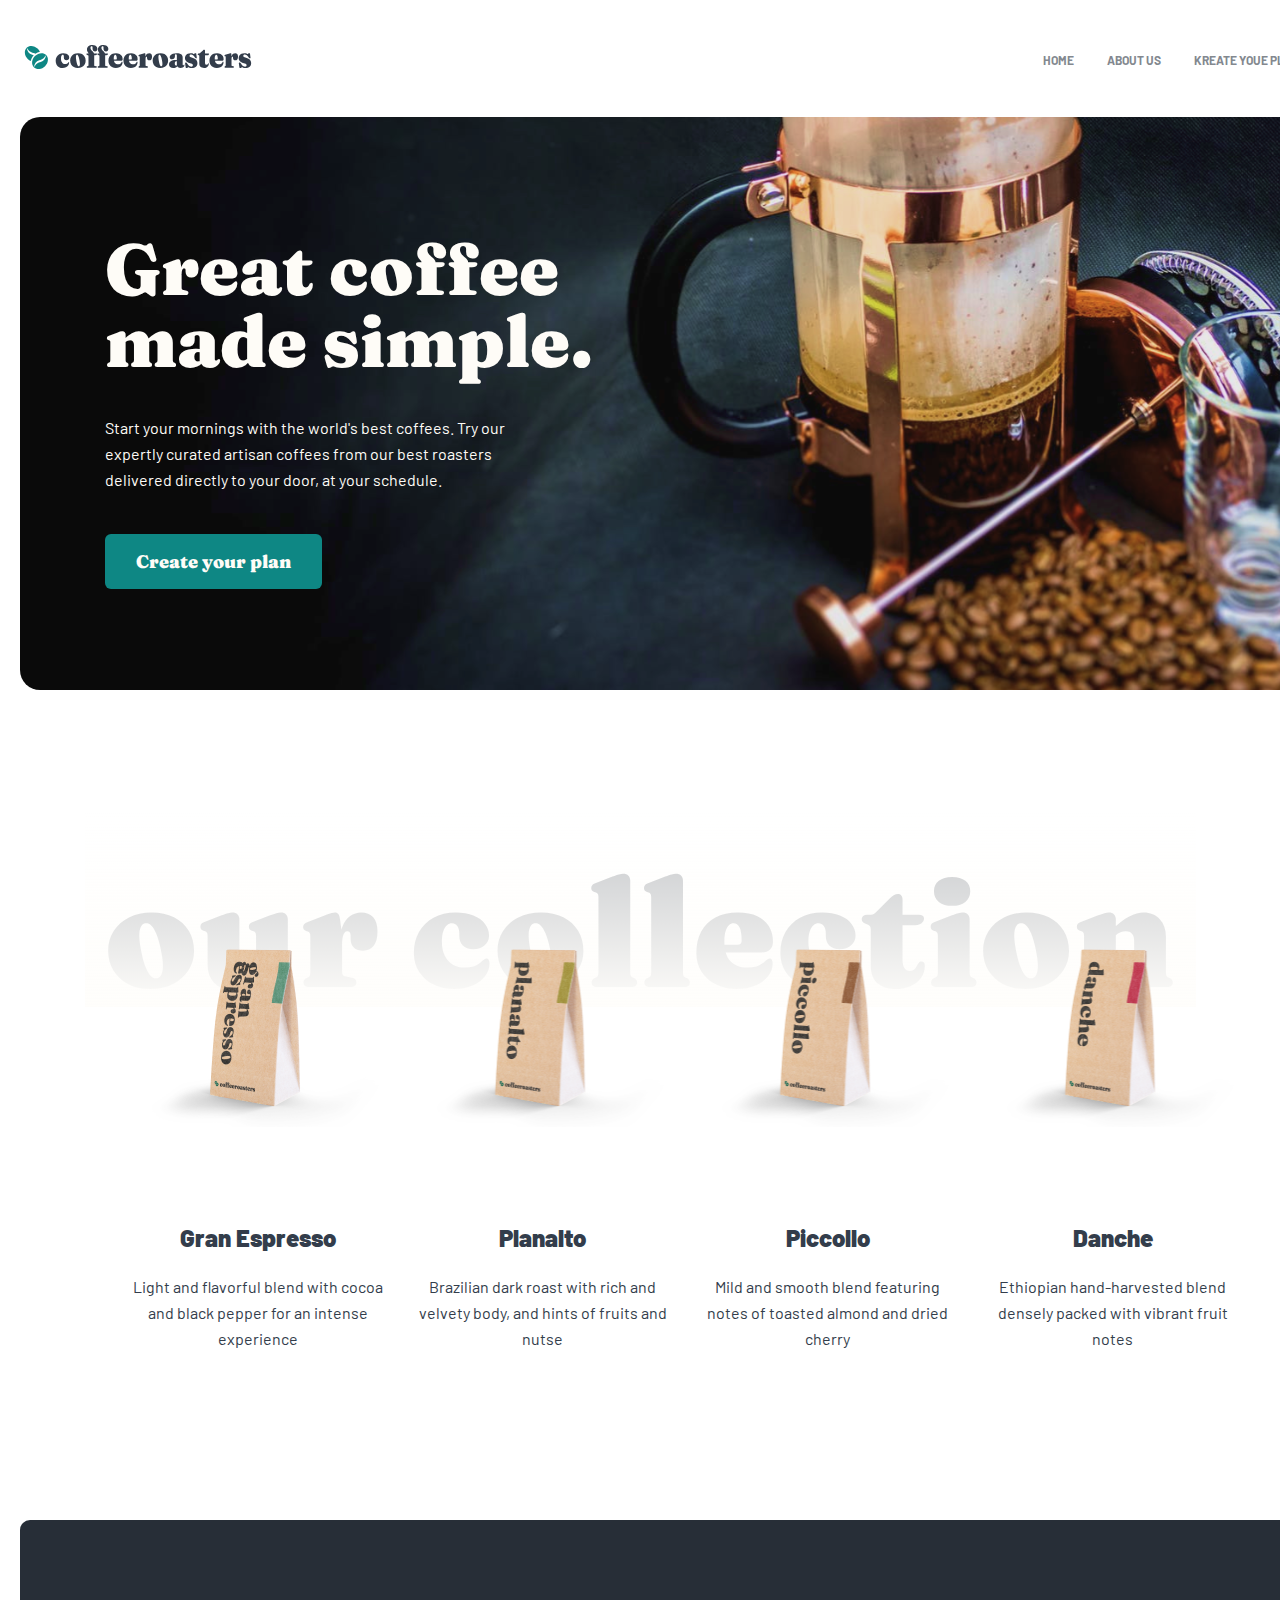
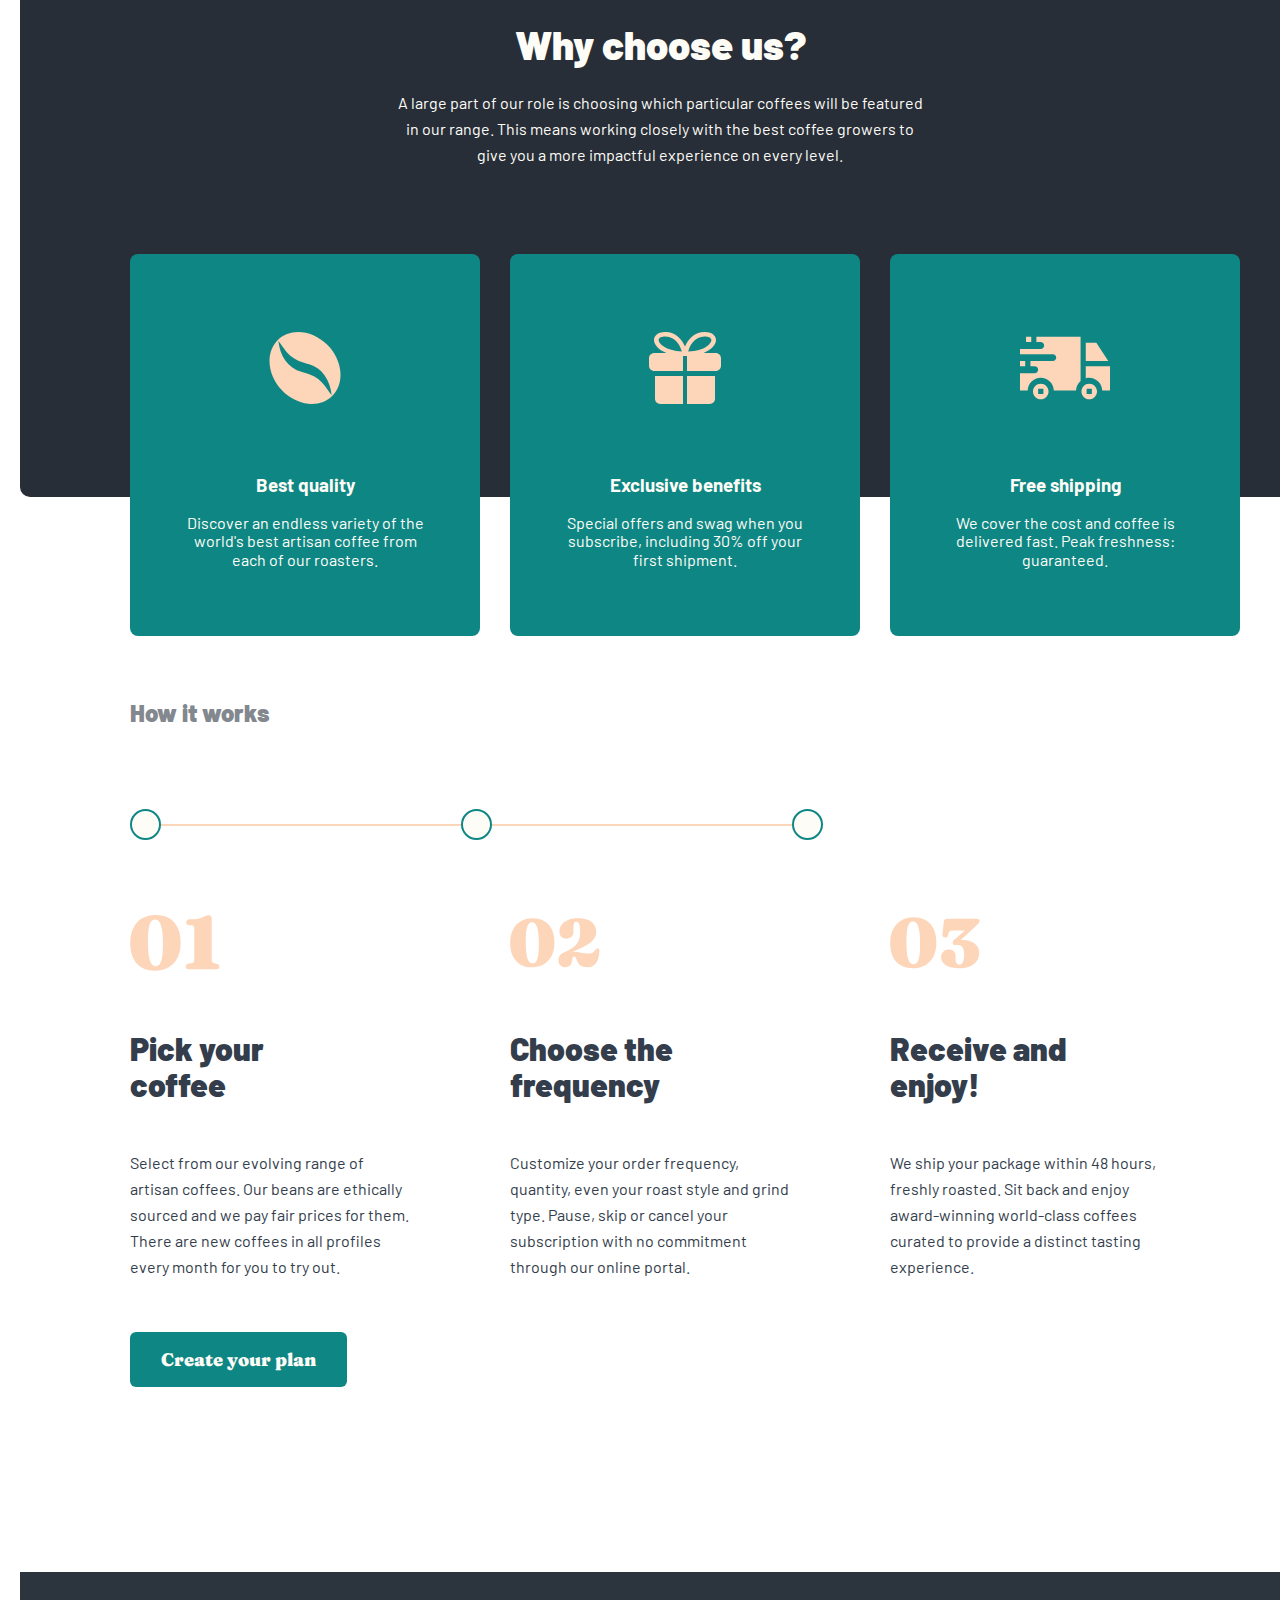
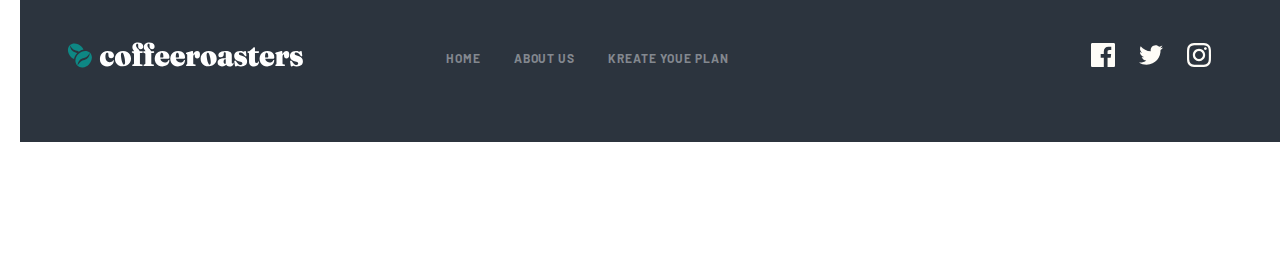
<file: index.html>
<!DOCTYPE html>
<html lang="en">
<head>
  <meta charset="UTF-8">
  <meta http-equiv="X-UA-Compatible" content="IE=edge">
  <meta name="viewport" content="width=device-width, initial-scale=1.0">
  <link rel="stylesheet" href="./css/main.css">
  <link rel="stylesheet" href="./css/normalize.css">
  <link rel="stylesheet" href="./css/main.min.css">
  <title>coffeeroaster</title>
</head>
<body>

  <!-- =======================HEADER===================== -->

  <header>
    <section>
      <div class="container">
        <h1 class="visually-hidden">coffeeroaster</h1>
        <div class="intro">
          <a class="intro__link" href="./index.html" target="blank"><img     class="intro__img" src="./images/logo.svg" width="236" height="26" alt="coffeeroaster-logo img have"></a>
          <nav class="menu">
            <ol class="menu__item">
              <li class="menu__list"> <a class="menu__link" href="./index.html" target="blank">HOME</a> </li>
              <li class="menu__list"> <a class="menu__link" href="./index-2.html" target="blank">ABOUT US</a>  </li>
              <li class="menu__list">  <a class="menu__link" href="#" target="blank">KREATE YOUE PLAN</a></li>
            </ol>
          </nav>
        </div>
      </div>
    </section>
  </header>


  <!-- ==========================MAIN===================== -->

  <main>
    <section>
      <div class="container">
        <div class="main">
          <h2 class="main__titl"><a class="main__great" href="#" target="blank">Great coffee made simple.</a>
          </h2>
          <p class="main__text">Start your mornings with the world's best coffees. Try our expertly curated artisan coffees from our best roasters delivered directly to your door, at your schedule.</p>
          <a class="main__link" href="#" target="blank">Create your plan</a>
        </div>
      </div>
    </section>

    <!-- ========================section========================= -->

    <section class="type__section">
      <div class="container">
        <div class="type">
          <ol class="type__item">
            <li class="type__list">
              <img class="type__img" src="./images/kopi-41copy.png" alt="There is a picture of the types of coffee boxes. The name of the coffee is Gran Espresso" width="255" height="193">
              <h2 class="type__titl"><a class="type__gran" href="#" target="blank">Gran Espresso</a></h2>
              <p class="type__text">Light and flavorful blend with cocoa and black pepper for an intense experience</p>
            </li>
            <li class="type__list">
              <img class="type__img" src="./images/kopi-12.png" alt="There is a picture of the types of coffee boxes. The name of the coffee is Planalto" width="255" height="193">
              <h2 class="type__titl"><a class="type__gran" href="#" target="blank">Planalto</a></h2>
              <p class="type__text">Brazilian dark roast with rich and velvety body, and hints of fruits and nutse</p>
            </li>
            <li class="type__list">
              <img class="type__img" src="./images/kopi-13.png" alt="There is a picture of the types of coffee boxes. The name of the coffee is Piccollo" width="255" height="193">
              <h2 class="type__titl"><a class="type__gran" href="#" target="blank">Piccollo</a></h2>
              <p class="type__text">Mild and smooth blend featuring notes of toasted almond and dried cherry</p>
            </li>
            <li class="type__list">
              <img class="type__img" src="./images/kopi-14.png" alt="There is a picture of the types of coffee boxes. The name of the coffee is Danche" width="255" height="193">
              <h2 class="type__titl"><a class="type__gran" href="#" target="blank">Danche</a></h2>
              <p class="type__text">Ethiopian hand-harvested blend densely packed with vibrant fruit notes</p>
            </li>
          </ol>
        </div>
      </div>
    </section>

    <!-- =============================section=========================== -->

    <section class="middil-section">
      <div class="container">
        <div class="middili">
          <div class="middili__box">
            <h2 class="middil__titl"><a class="middil__choose" href="#" target="blank">Why choose us?</a></h2>
            <p class="middil__text">A large part of our role is choosing which particular    coffees will be featured
              in our range. This means working closely with the best coffee growers to give
              you a more impactful experience on every level.</p>
              <ol class="type__item--size">
                <li class="type__list--size">
                  <img class="type__img--location" src="./images/Shape-2-.svg" alt="There is a picture of a coffee bean" width="72" height="72">
                  <h3 class="type__titl--color"><a class="type__link" href="#" target="blank">Best quality</a></h3>
                  <p class="type__text--color">Discover an endless variety of the world's best artisan coffee from each of our roasters.</p>
                </li>
                <li class="type__list--size">
                  <img class="type__img--location" src="./images/CombinedShape-(2).svg" alt="There are exclusive discounts gift pictures" width="72" height="72">
                  <h3 class="type__titl--color"><a class="type__link" href="#" target="blank">Exclusive benefits</a></h3>
                  <p class="type__text--color">Special offers and swag when you subscribe, including 30% off your first shipment.</p>
                </li>
                <li class="type__list--size">
                  <img class="type__img--location" src="./images/CombinedShape-(3).svg" alt="Yetkazib berish bepul degan manoda mashina rasmi qo'yilgan" width="72" height="72">
                  <h3 class="type__titl--color"><a class="type__link" href="#" target="blank">Free shipping </a></h3>
                  <p class="type__text--color">We cover the cost and coffee is delivered fast. Peak freshness: guaranteed.</p>
                </li>
              </ol>
            </div>
          </div>
        </div>
      </section>

      <!-- =========================section===================== -->

      <section class="services__section">
        <div class="container">
          <div class="services">
            <h2 class="sevices__works"><a class="services__how" href="#" target="blank">How it works</a></h2>
            <div class="sevices__box">
              <span class="services__circle"></span>
              <span class="services__line"></span>
              <span class="services__circle"></span>
              <span class="services__line"></span>
              <span class="services__circle"></span>
            </div>
            <ol class="type__item--location">
              <li class="type__list--location">
                <img class="type__img--location" src="./images/01-.svg" alt="There is a picture of a sequence of zero coffee figures" width="90" height="72">
                <h3 class="type__titl--location"><a class="services__link" href="#" target="blank">Pick your <br>
                  coffee</a></h3>
                  <p class="type__text--location">Select from our evolving range of artisan coffees. Our beans are ethically sourced and we pay fair prices for them. There are new coffees in all profiles every month for you to try out.</p>
                </li>
                <li class="type__list--location">
                  <img class="type__img--location" src="./images/02-.svg" alt="There are zero two image coffee sequence number picture" width="90" height="72">
                  <h3 class="type__titl--location">
                    <a class="services__link" href="#" target="blank">Choose the <br> frequency</a>
                  </h3>
                  <p class="type__text--location">Customize your order frequency, quantity, even your roast style and grind type. Pause, skip or cancel your subscription with no commitment through our online portal.</p>
                </li>
                <li class="type__list--location">
                  <img class="type__img--location" src="./images/03-.svg" alt="There are zero three picture coffee sequence number picture" width="90" height="72">
                  <h3 class="type__titl--location"><a class="services__link" href="#">Receive and <br> enjoy!</a></h3>
                  <p class="type__text--location">We ship your package within 48 hours, freshly roasted. Sit back and enjoy award-winning world-class coffees curated to provide a distinct tasting experience.</p>
                </li>
              </ol>
              <a class="main__link" href="#" target="blank">Create your plan</a>
            </div>
          </div>
        </section>

      </main>

      <!-- ======================footer================ -->

      <footer>
        <div class="container">
          <div class="intro--traps">
            <a class="intro__link--location" href="./index.html" target="blank"><img class="intro__img" src="./images/Group-5(1).svg" width="236" height="26" alt="coffeeroaster-logo img have"></a>
            <ol class="menu__item--location">
              <li class="menu__list--location"> <a class="menu__link--location" href="./index.html" target="blank">HOME</a> </li>
              <li class="menu__list--location"> <a class="menu__link--location" href="./index-2.html" target="blank">ABOUT US</a>  </li>
              <li class="menu__list--location">  <a class="menu__link--location" href="#" target="blank">KREATE YOUE PLAN</a></li>
            </ol>
            <a class="tran__link" href="#" target="blank"> <img class="trans__img" src="./images/Path22.svg" alt="The social network has facebooc wallpaper" width="24" height="24">
            </a>
            <a class="tran__link" href="#" target="blank"> <img class="trans__img" src="./images/Path23svg.svg" alt="The social network has watsap wallpaper" width="24" height="24">
            </a>
            <a class="tran__link" href="#" target="blank"> <img class="trans__img" src="./images/Shap24.svg" alt="The social network has inistagram wallpaper" width="24" height="24">
            </a>
          </div>
        </div>
      </footer>
    </body>
    </html>
</file>
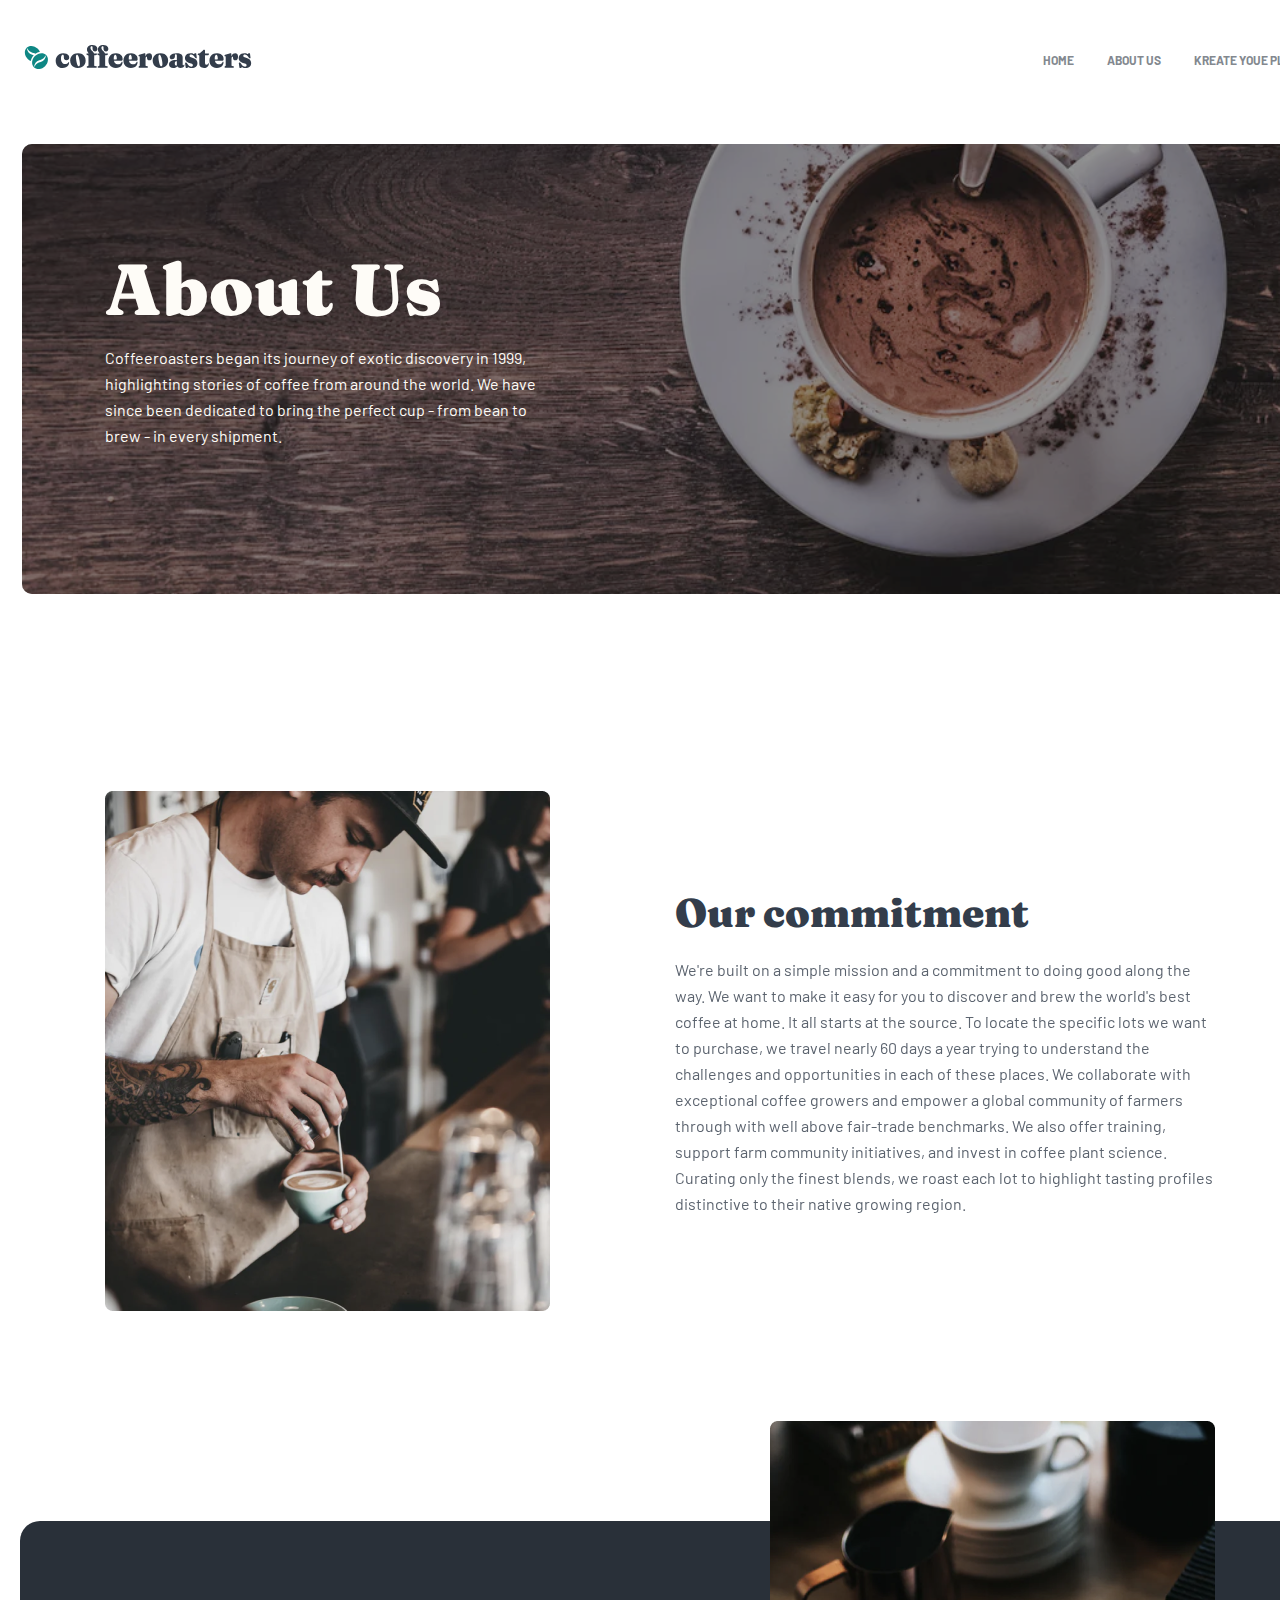
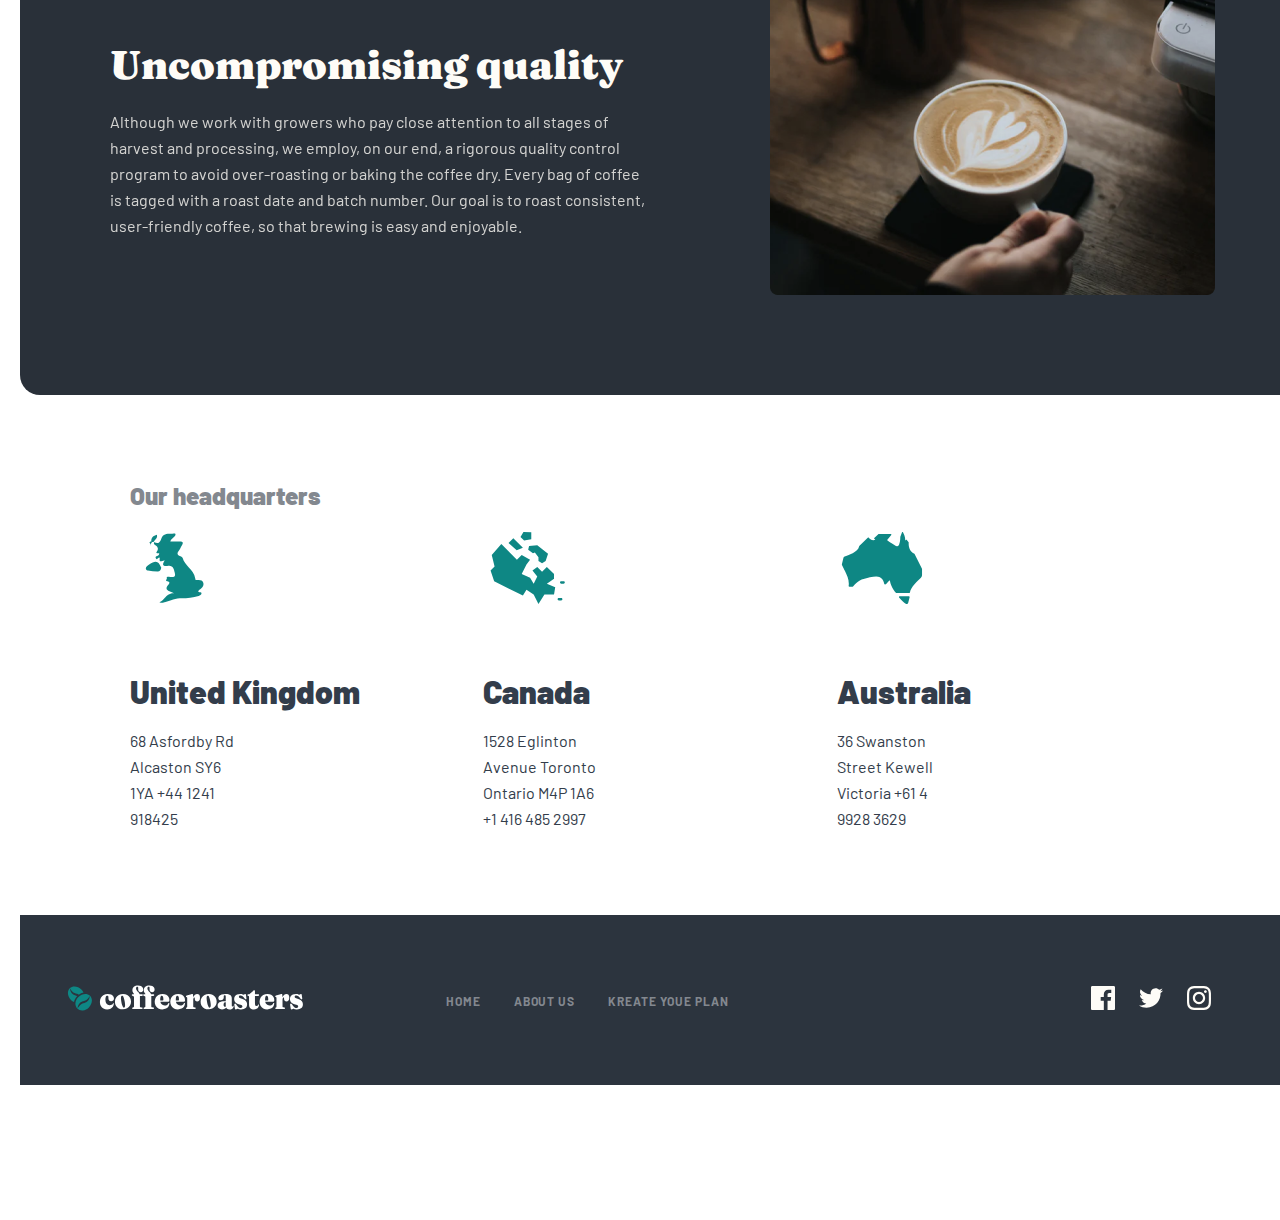
<file: index-2.html>
<!DOCTYPE html>
<html lang="en">
<head>
  <meta charset="UTF-8">
  <meta http-equiv="X-UA-Compatible" content="IE=edge">
  <meta name="viewport" content="width=device-width, initial-scale=1.0">
  <!-- <link rel="stylesheet" href="./css/main.css"> -->
  <link rel="stylesheet" href="./css/normalize.css">
  <link rel="stylesheet" href="./css/main.min.css">
  <title>coffeeroaster</title>
</head>
<body>

  <!-- =======================HEADER===================== -->

  <header>
    <section>
      <div class="container">
        <h1 class="visually-hidden">coffeeroaster</h1>
        <div class="intro">
          <a class="intro__link" href="./index.html" target="blank"><img     class="intro__img" src="./images/logo.svg" width="236" height="26" alt="coffeeroaster-logo img have"></a>
          <nav class="menu">
            <ol class="menu__item">
              <li class="menu__list"> <a class="menu__link" href="./index.html" target="blank">HOME</a> </li>
              <li class="menu__list"> <a class="menu__link" href="#" target="blank">ABOUT US</a>  </li>
              <li class="menu__list">  <a class="menu__link" href="#" target="blank">KREATE YOUE PLAN</a></li>
            </ol>
          </nav>
        </div>
      </div>
    </section>
  </header>


  <!-- ==========================MAIN===================== -->

  <main>
    <section>
      <div class="container">
        <div class="wrap">
          <h2 class="main__titl"><a class="main__great" href="#" target="blank">About Us</a></h2>
          <p class="main__text">Coffeeroasters began its journey of exotic discovery in 1999, highlighting stories of coffee from around the world. We have since been dedicated to bring the perfect cup - from bean to brew - in every shipment.</p>
        </div>
      </div>
    </section>

    <!-- ========================section========================= -->

    <section>
      <div class="container">
        <div class="commitment">
          <div class="commitment__box">
            <img class="commitment__img" src="./images/Bitmap-32png.png" alt="erkak afitsant coppicino kofe damlayotgani tasvirlangan rasm bor" width="445" height="520">
            <div class="commitment__our">
              <h2 class="commitment__titl"><a class="commitment__link" href="#" target="blank">Our commitment</a></h2>
              <p class="commitment__text">We're built on a simple mission and a commitment to doing good along the way. We want to make it easy for you to discover and brew the world's best coffee at home. It all starts at the source. To locate the specific lots we want to purchase, we travel nearly 60 days a year trying to understand the challenges and opportunities in each of these places. We collaborate with exceptional coffee growers and empower a global community of farmers through with well above fair-trade benchmarks. We also offer training, support farm community initiatives, and invest in coffee plant science. Curating only the finest blends, we roast each lot to highlight tasting profiles distinctive to their native growing region.</p>
            </div>
          </div>
        </div>
      </div>
    </section>

    <!-- ======================section=================== -->

    <section>
      <div class="container">
        <div class="commitment--location">
          <div class="commitment__box--location">
            <img class="commitment__img--location" src="./images/Bitmap33png.png" alt="erkak afitsant coppicino kofe damlayotgani tasvirlangan rasm bor" width="445" height="474">
            <div class="commitment__our--location">
              <h2 class="commitment__titl--location"><a class="commitment__quality" href="#" target="blank">Uncompromising quality</a></h2>
              <p class="commitment__text--location">Although we work with growers who pay close attention to all stages of harvest and processing, we employ, on our end, a rigorous quality control program to avoid over-roasting or baking the coffee dry. Every bag of coffee is tagged with a roast date and batch number. Our goal is to roast consistent, user-friendly coffee, so that brewing is easy and enjoyable.</p>
            </div>
          </div>
        </div>
      </div>
    </section>

    <!-- ===========================section====================== -->

    <section>
      <div class="container">
        <div class="services">
          <h2 class="sevices__works"><a class="services__how" href="#" target="blank">Our headquarters</a></h2>
          <ol class="type__item--location">
            <li class="type__list--location">
              <img class="type__img--location" src="./images/Combined41).svg" alt="There is a picture of a sequence of zero coffee figures" width="90" height="72">
              <h3 class="type__titl--location"><a class="services__link" href="#" target="blank">United Kingdom </a></h3>
              <p class="type__text--location--white">68  Asfordby Rd
                Alcaston SY6 1YA
                +44 1241 918425</p>
              </li>
              <li class="type__list--location">
                <img class="type__img--location" src="./images/Combined42.svg" alt="There are zero two image coffee sequence number picture" width="90" height="72">
                <h3 class="type__titl--location"><a class="services__link" href="#" target="blank">Canada</a></h3>
                <p class="type__text--location--white">1528  Eglinton Avenue
                  Toronto
                  Ontario M4P 1A6
                  +1 416 485 2997</p>
                </li>
                <li class="type__list--location">
                  <img class="type__img--location" src="./images/Combined43.svg" alt="There is coffee for the client on the brown table" width="90" height="72">
                  <h3 class="type__titl--location"><a class="services__link" href="#" target="blank">Australia</a></h3>
                  <p class="type__text--location--white">36 Swanston Street
                    Kewell Victoria
                    +61 4 9928 3629</p>
                  </li>
                </ol>
              </div>
            </div>
          </section>
        </main>

        <!-- ======================footer================ -->

        <footer>
          <div class="container">
            <div class="intro--traps">
              <a class="intro__link--location" href="./index.html" target="blank"><img class="intro__img" src="./images/Group-5(1).svg" width="236" height="26" alt="coffeeroaster-logo img have"></a>
              <ol class="menu__item--location">
                <li class="menu__list--location"> <a class="menu__link--location" href="./index.html" target="blank">HOME</a> </li>
                <li class="menu__list--location"> <a class="menu__link--location" href="#" target="blank">ABOUT US</a>  </li>
                <li class="menu__list--location">  <a class="menu__link--location" href="#" target="blank">KREATE YOUE PLAN</a></li>
              </ol>
              <a class="tran__link" href="#" target="blank"> <img class="trans__img" src="./images/Path22.svg" alt="The social network has facebooc wallpaper" width="24" height="24">
              </a>
              <a class="tran__link" href="#" target="blank"> <img class="trans__img" src="./images/Path23svg.svg" alt="The social network has watsap wallpaper" width="24" height="24">
              </a>
              <a class="tran__link" href="#" target="blank"> <img class="trans__img" src="./images/Shap24.svg" alt="The social network has inistagram wallpaper" width="24" height="24">
              </a>
            </div>
          </div>
        </footer>
      </body>

      </html>
</file>
<file: css/main.css>
@font-face {
      font-family: 'Barlow';
      font-style: normal;
      font-weight: 400;
      src:
      url('../fonts/barlow-v5-latin-ext_latin-regular.woff2') format('woff2'),
      url('../fonts/barlow-v5-latin-ext_latin-regular.woff') format('woff');
}
@font-face {
      font-family: 'Barlow';
      font-style: normal;
      font-weight: 700;
      src:
      url('../fonts/barlow-v5-latin-ext_latin-700.woff2') format('woff2'),
      url('../fonts/barlow-v5-latin-ext_latin-700.woff') format('woff');
}
@font-face {
      font-family: 'Barlow';
      font-style: normal;
      font-weight: 900;
      src:
      url('../fonts/barlow-v5-latin-ext_latin-900.woff2') format('woff2'),
      url('../fonts/barlow-v5-latin-ext_latin-900.woff') format('woff');
}


@font-face {
      font-family: 'Fraunces';
      font-style: normal;
      font-weight: 400;
      src:
      url('../fonts/fraunces-v10-latin-ext_latin-regular.woff2') format('woff2'),
      url('../fonts/fraunces-v10-latin-ext_latin-regular.woff') format('woff');
}
@font-face {
      font-family: 'Fraunces';
      font-style: normal;
      font-weight: 900;
      src: local(''),
      url('../fonts/fraunces-v10-latin-ext_latin-900.woff2') format('woff2'),
      url('../fonts/fraunces-v10-latin-ext_latin-900.woff') format('woff');
}



*{
      -webkit-box-sizing: border-box;
      box-sizing: border-box;
}

.visually-hidden {
      position: absolute;
      width: 1px;
      height: 1px;
      margin: -1px;
      padding: 0;
      overflow: hidden;
      border: 0;
      clip: rect(0 0 0 0)
}


body{
      margin: 0;
      padding: 0;
      font-family: 'Barlow' ,'Arial' , sans-serif;
}


.img{
      vertical-align: middle;
      -o-object-fit: cover;
      object-fit: cover;
}

/* ============================HEADER============================== */

.container{
      width: 1320px;
      padding-right: 20px;
      padding-left: 20px;
      margin-right:  auto;
      margin-left:  auto;
}

.intro{
      display: -webkit-box;
      display: -ms-flexbox;
      display: flex;
      -webkit-box-align: center;
      -ms-flex-align: center;
      align-items: center;
      -webkit-box-pack: justify;
      -ms-flex-pack: justify;
      justify-content: space-between;
      padding-top: 44px;
      margin-bottom: 44px;
}

.intro__link{
      text-decoration: none;
      margin-right: 781px;
}

.intro__img{
      width: 236px;
      height: 26px;
}

.menu__item{
      padding: 0;
      margin: 0;
      display: -webkit-box;
      display: -ms-flexbox;
      display: flex;
      list-style: none;
}

.menu__list{
      margin-right: 33px;
}

.menu__list:nth-child(3){
      margin: 0;
}

.menu__link{
      text-decoration: none;
      font-weight: bold;
      font-size: 12px;
      line-height: 15px;
      color: #83888F;
}

.menu__link:hover{
      color: black;
}

/* =====================MAIN===================== */

.main{
      padding:116px 85px ;
      background-image: url('../images/Bitmap-1vg.svg');
      background-size: 1290px 595px ;
      background-repeat: no-repeat;
      background-position: calc(50% - 5px);
      border-radius: 20px;
      margin-bottom: 118px;
}

.main__titl{
      margin: 0;
      font-family: Fraunces ;
      font-style: normal;
      font-weight: 900;
      font-size: 72px;
      line-height: 72px;
      color: #FEFCF7;
      width: 553px;
      margin-bottom: 38px;
}

.main__great{
      text-decoration: none;
}

.main__text{
      margin: 0;
      font-size: 16px;
      line-height: 26px;
      color: #FEFCF7;
      width: 445px;
      margin-bottom: 56px;
}

.main__link{
      font-family: Fraunces ;
      font-weight: 900;
      font-size: 18px;
      line-height: 25px;
      text-align: center;
      text-decoration: none;
      color: #FEFCF7;
      width: 217px;
      height: 56px;
      padding: 16px 31px;
      background: #0E8784;
      border-radius: 6px;
}

.main__link:hover{
      background: #66D2CF;
}

/* =====================section==================== */

.type{
      margin-bottom: 188px;

}

.type__section{
      background-image: url('../images/Group-5.svg');
      background-repeat: no-repeat;
      background-size: 1111px ;
      background-position: calc(50% + 0px) calc(10% - 30px);
      padding-top: 126px;
}

.type__item{
      margin: 0;
      padding: 0;
      list-style: none;
      padding: 0px 110px;
      display: flex;
      margin: 0 auto;
}

.type__list{
      list-style: none;
      width: 255px;
      height: 398px;
      text-align: center;
      margin-right: 30px;
}

.type__list:nth-child(4){
      margin-right: 0;
}

.type__img{
      margin-bottom: 71px;
}

.type__gran{
      text-decoration: none;
      font-weight: 900;
      font-size: 24px;
      line-height: 32px;
      color: #333D4B;
}

.type__text{
      font-size: 16px;
      line-height: 26px;
      text-align: center;
      color: #333D4B;
}


/* =======================section====================== */

.middili{
      margin-bottom: 200px;
}

.middili__box{
      position: relative;
      background-color:#272E37;
      width: 1280px;
      height: 577px;
      border-radius: 10px;
      margin-bottom: 200px;
}

.middil__titl{
      text-decoration: none;
      padding-top: 100px;
      margin: 0;
      font-weight: 900;
      font-size: 40px;
      line-height: 48px;
      text-align: center;
      color: #FEFCF7;
      margin-bottom: 22px;
}

.middil__text{
      font-size: 16px;
      line-height: 26px;
      text-align: center;
      margin: 0 auto;
      color: #FEFCF7;
      width: 540px;
      margin-bottom: 86px;
}

.type__item--size{
      position: absolute;
      z-index: +1;
      display: flex;
      text-align: center;
      padding: 0px 110px;
      margin: 0 auto;
}

.type__list--size{
      width: 350px;
      height: 382px;
      background-color: #0E8784;
      border-radius: 8px;
      padding: 78px 48px 48px;
      text-align: center;
      list-style: none;
      margin-right: 30px;
}

.type__list--size:nth-child(3){
      margin-right: 0;
}

.type__img--location{
      width: 72px;
      height: 72px;
      margin-bottom: 47px;
}

.type__link{
      text-decoration: none;
      color: #FEFCF7;
      margin-bottom: 22px;
}

.type__text--color{
      color: #FEFCF7;
}

/* =====================section========================= */

.services__section{
      margin-bottom: 200px;
}

.services{
      padding: 0px 110px;
      margin: 0 auto;
}

.sevices__box{
      display: flex;
      margin-bottom: 67px;
      align-items: center;
}

.sevices__works{
      font-weight: 900;
      font-size: 24px;
      line-height: 32px;
      color: #83888F;
      margin-bottom: 80px;
}

.services__how{
      text-decoration: none;
}

.services__circle{
      display: block;
      width: 31px;
      height: 31px;
      background: #FEFCF7;
      border: 2px solid #0E8784;
      border-radius: 50%;
}

.services__line{
      display: block;
      width: 300px;
      height: 2px;
      border-bottom: 2px solid #FDD6BA;
}

.type__item--location{
      display: flex;
      justify-content: space-between;
      margin: 0;
      padding: 0;
      list-style: none;
      margin-bottom: 67px;
}

.type__list--location{
      width: 285px;
      margin-right: 95px;
}

.type__img--location{
      width: 90px;
      height: 72px;
}

.type__titl--location{
      margin: 0;
      font-weight: 900;
      font-size: 32px;
      line-height: 36px;
      color: #333D4B;
      margin-bottom: 48px;
}

.services__link{
      text-decoration: none;
}

.type__text--location{
      margin: 0;
      font-size: 16px;
      line-height: 26px;
      color: #333D4B;
      width: 285px;
}

.main__link--location{
      margin-bottom: 200px;
}

/* =====================footer============== */

.intro--traps{
      width: 1280px;
      height: 125px;
      background: #2C343E;
      padding: 85px 47px;
      display: flex;
      align-items: center;
      margin-bottom: 135px;
}

.intro__link--location{
      margin-right: 103px;
      text-decoration: none;
}

.menu__item--location{
      list-style: none;
      display: flex;
      margin: 0;
      margin-right: 329px;
}

.menu__list--location{
      margin-right: 33px;
}

.menu__link--location{
      text-decoration: none;
      font-weight: bold;
      font-size: 12px;
      line-height: 15px;
      letter-spacing: 0.923077px;
      text-transform: uppercase;
      color: #83888F;
}

.menu__link--location:hover{
      color: #FEFCF7;
}

.tran__link{
      text-decoration: none;
}

.trans__img{
      width: 24px;
      height: 24px;
      margin-right: 24px;
}

.trans__img:hover{
      background-color: #FDD6BA;
}

/* ====================index.html-2====================== */

.wrap{
      padding:116px 85px ;
      background-image: url('../images/Bitmapғ31.svg');
      background-size: 1280px 450px ;
      background-repeat: no-repeat;
      background-position: calc(50% + 2px);
      border-radius: 20px;
      margin-bottom: 85px;
}

.commitment{
      padding-top: 85px;
      margin-bottom: 125px;
      width: 1110px;
      margin: 0 auto;
}


.commitment__box{
      display: flex;
      align-items: center;
      margin-bottom: 125px;
}

.commitment__img{
      margin-right: 125px;
}

.commitment__our{
      vertical-align: middle;
}

.commitment__link{
      text-decoration: none;
      font-family: Fraunces;
      font-style: normal;
      font-weight: 900;
      font-size: 40px;
      line-height: 48px;
      color: #333D4B;
}

.commitment__text{
      font-size: 16px;
      line-height: 26px;
      color: #333D4B;
      mix-blend-mode: normal;
      opacity: 0.8;
      width: 540px;
}

/* ========================section===================== */

.commitment--location{
      padding-top: 85px;
      margin-bottom: 85px;
}

.commitment__box--location{
      display: flex;
      background-color:#293039;
      width: 1280px;
      height: 474px;
      position: relative;
      border-radius: 20px;
      display: flex;
      flex-direction: row-reverse;
      margin-right: 148px;
}

.commitment__img--location{
      bottom: 100px;
      position: absolute;
      z-index: +1;
      right: 85px;
}

.commitment__our--location{
      width: 540px;
      position: absolute;
      top: 100px;
      right: 650px;
}

.commitment__quality{
      text-decoration: none;
      margin: 0;
      margin-bottom: 32px;
      font-family: Fraunces;
      font-style: normal;
      font-weight: 900;
      font-size: 40px;
      line-height: 48px;
      color: #FEFCF7;
}

.commitment__text--location{
      margin: 0;
      font-size: 16px;
      line-height: 26px;
      color: #FEFCF7;
      mix-blend-mode: normal;
      opacity: 0.8;
      width: 540px;
}

.type__text--location--white{
      width: 115px;
      font-size: 16px;
      line-height: 26px;
      color: #333D4B;
     text-align: calc(50% + 100px);
}
</file>
<file: css/main.min.css>
@font-face{font-family:Barlow;font-style:normal;font-weight:400;src:url('../fonts/barlow-v5-latin-ext_latin-regular.woff2') format('woff2'),url('../fonts/barlow-v5-latin-ext_latin-regular.woff') format('woff')}@font-face{font-family:Barlow;font-style:normal;font-weight:700;src:url('../fonts/barlow-v5-latin-ext_latin-700.woff2') format('woff2'),url('../fonts/barlow-v5-latin-ext_latin-700.woff') format('woff')}@font-face{font-family:Barlow;font-style:normal;font-weight:900;src:url('../fonts/barlow-v5-latin-ext_latin-900.woff2') format('woff2'),url('../fonts/barlow-v5-latin-ext_latin-900.woff') format('woff')}@font-face{font-family:Fraunces;font-style:normal;font-weight:400;src:url('../fonts/fraunces-v10-latin-ext_latin-regular.woff2') format('woff2'),url('../fonts/fraunces-v10-latin-ext_latin-regular.woff') format('woff')}@font-face{font-family:Fraunces;font-style:normal;font-weight:900;src:local(''),url('../fonts/fraunces-v10-latin-ext_latin-900.woff2') format('woff2'),url('../fonts/fraunces-v10-latin-ext_latin-900.woff') format('woff')}*{-webkit-box-sizing:border-box;box-sizing:border-box}.visually-hidden{position:absolute;width:1px;height:1px;margin:-1px;padding:0;overflow:hidden;border:0;clip:rect(0 0 0 0)}body{margin:0;padding:0;font-family:Barlow,Arial,sans-serif}.img{vertical-align:middle;-o-object-fit:cover;object-fit:cover}.container{width:1320px;padding-right:20px;padding-left:20px;margin-right:auto;margin-left:auto}.intro{display:-webkit-box;display:-ms-flexbox;display:flex;-webkit-box-align:center;-ms-flex-align:center;align-items:center;-webkit-box-pack:justify;-ms-flex-pack:justify;justify-content:space-between;padding-top:44px;margin-bottom:44px}.intro__link{text-decoration:none;margin-right:781px}.intro__img{width:236px;height:26px}.menu__item{padding:0;margin:0;display:-webkit-box;display:-ms-flexbox;display:flex;list-style:none}.menu__list{margin-right:33px}.menu__list:nth-child(3){margin:0}.menu__link{text-decoration:none;font-weight:700;font-size:12px;line-height:15px;color:#83888f}.menu__link:hover{color:#000}.main{padding:116px 85px;background-image:url('../images/Bitmap-1vg.svg');background-size:1290px 595px;background-repeat:no-repeat;background-position:calc(50% - 5px);border-radius:20px;margin-bottom:118px}.main__great{text-decoration:none;margin:0;font-family:Fraunces;font-style:normal;font-weight:900;font-size:72px;line-height:72px;color:#fefcf7;width:553px;margin-bottom:38px}.main__text{margin:0;font-size:16px;line-height:26px;color:#fefcf7;width:445px;margin-bottom:56px}.main__link{font-family:Fraunces;font-weight:900;font-size:18px;line-height:25px;text-align:center;text-decoration:none;color:#fefcf7;width:217px;height:56px;padding:16px 31px;background:#0e8784;border-radius:6px}.main__link:hover{background:#66d2cf}.type{margin-bottom:188px}.type__section{background-image:url('../images/Group-5.svg');background-repeat:no-repeat;background-size:1111px;background-position:calc(50% + 0px) calc(10% - 30px);padding-top:126px}.type__item{margin:0;padding:0;list-style:none;padding:0 110px;display:-webkit-box;display:-ms-flexbox;display:flex;margin:0 auto}.type__list{list-style:none;width:255px;height:398px;text-align:center;margin-right:30px}.type__list:nth-child(4){margin-right:0}.type__img{margin-bottom:71px}.type__gran{text-decoration:none;font-weight:900;font-size:24px;line-height:32px;color:#333d4b}.type__text{font-size:16px;line-height:26px;text-align:center;color:#333d4b}.middili{margin-bottom:200px}.middili__box{position:relative;background-color:#272e37;width:1280px;height:577px;border-radius:10px;margin-bottom:200px}.middil__choose{text-decoration:none;padding-top:100px;margin:0;font-weight:900;font-size:40px;line-height:48px;text-align:center;color:#fefcf7;margin-bottom:22px}.middil__text{font-size:16px;line-height:26px;text-align:center;margin:0 auto;color:#fefcf7;width:540px;margin-bottom:86px}.type__item--size{position:absolute;z-index:+1;display:-webkit-box;display:-ms-flexbox;display:flex;text-align:center;padding:0 110px;margin:0 auto}.type__list--size{width:350px;height:382px;background-color:#0e8784;border-radius:8px;padding:78px 48px 48px;text-align:center;list-style:none;margin-right:30px}.type__list--size:nth-child(3){margin-right:0}.type__img--location{width:72px;height:72px;margin-bottom:47px}.type__link{text-decoration:none;color:#fefcf7;margin-bottom:22px}.type__text--color{color:#fefcf7}.services{padding:0 110px;margin-bottom:200px;margin:0 auto}.sevices__box{display:-webkit-box;display:-ms-flexbox;display:flex;margin-bottom:67px;-webkit-box-align:center;-ms-flex-align:center;align-items:center}.services__how{text-decoration:none;font-weight:900;font-size:24px;line-height:32px;color:#83888f;margin-bottom:80px}.services__circle{display:block;width:31px;height:31px;background:#fefcf7;border:2px solid #0e8784;border-radius:50%}.services__line{display:block;width:300px;height:2px;border-bottom:2px solid #fdd6ba}.type__item--location{display:-webkit-box;display:-ms-flexbox;display:flex;-webkit-box-pack:justify;-ms-flex-pack:justify;justify-content:space-between;margin:0;padding:0;list-style:none;margin-bottom:67px}.type__list--location{width:285px;margin-right:95px}.type__img--location{width:90px;height:72px}.services__link{text-decoration:none;margin:0;font-weight:900;font-size:32px;line-height:36px;color:#333d4b;margin-bottom:48px}.type__text--location{margin:0;font-size:16px;line-height:26px;color:#333d4b;width:285px}.intro--traps{width:1280px;height:125px;background:#2c343e;padding:85px 47px;display:-webkit-box;display:-ms-flexbox;display:flex;-webkit-box-align:center;-ms-flex-align:center;align-items:center;margin-bottom:135px}.intro__link--location{margin-right:103px;text-decoration:none}.menu__item--location{list-style:none;display:-webkit-box;display:-ms-flexbox;display:flex;margin:0;margin-right:329px}.menu__list--location{margin-right:33px}.menu__link--location{text-decoration:none;font-weight:700;font-size:12px;line-height:15px;letter-spacing:.923077px;text-transform:uppercase;color:#83888f}.menu__link--location:hover{color:#fefcf7}.tran__link{text-decoration:none}.trans__img{width:24px;height:24px;margin-right:24px}.trans__img:hover{background-color:#fdd6ba}.wrap{padding:116px 85px;background-image:url('../images/Bitmapғ31.svg');background-size:1280px 450px;background-repeat:no-repeat;background-position:calc(50% + 2px);border-radius:20px;margin-bottom:85px}.commitment{padding-top:85px;margin-bottom:125px;width:1110px;margin:0 auto}.commitment__box{display:-webkit-box;display:-ms-flexbox;display:flex;-webkit-box-align:center;-ms-flex-align:center;align-items:center;margin-bottom:125px}.commitment__img{margin-right:125px}.commitment__our{vertical-align:middle}.commitment__link{text-decoration:none;font-family:Fraunces;font-style:normal;font-weight:900;font-size:40px;line-height:48px;color:#333d4b}.commitment__text{font-size:16px;line-height:26px;color:#333d4b;mix-blend-mode:normal;opacity:.8;width:540px}.commitment--location{padding-top:85px;margin-bottom:85px}.commitment__box--location{display:-webkit-box;display:-ms-flexbox;display:flex;background-color:#293039;width:1280px;height:474px;position:relative;border-radius:20px;display:flex;-webkit-box-orient:horizontal;-webkit-box-direction:reverse;-ms-flex-direction:row-reverse;flex-direction:row-reverse;margin-right:148px}.commitment__img--location{bottom:100px;position:absolute;z-index:+1;right:85px}.commitment__our--location{width:540px;position:absolute;top:100px;right:650px}.commitment__quality{text-decoration:none;margin:0;margin-bottom:32px;font-family:Fraunces;font-style:normal;font-weight:900;font-size:40px;line-height:48px;color:#fefcf7}.commitment__text--location{margin:0;font-size:16px;line-height:26px;color:#fefcf7;mix-blend-mode:normal;opacity:.8;width:540px}.type__text--location--white{width:115px;font-size:16px;line-height:26px;color:#333d4b;text-align:calc(50% + 100px)}
</file>
